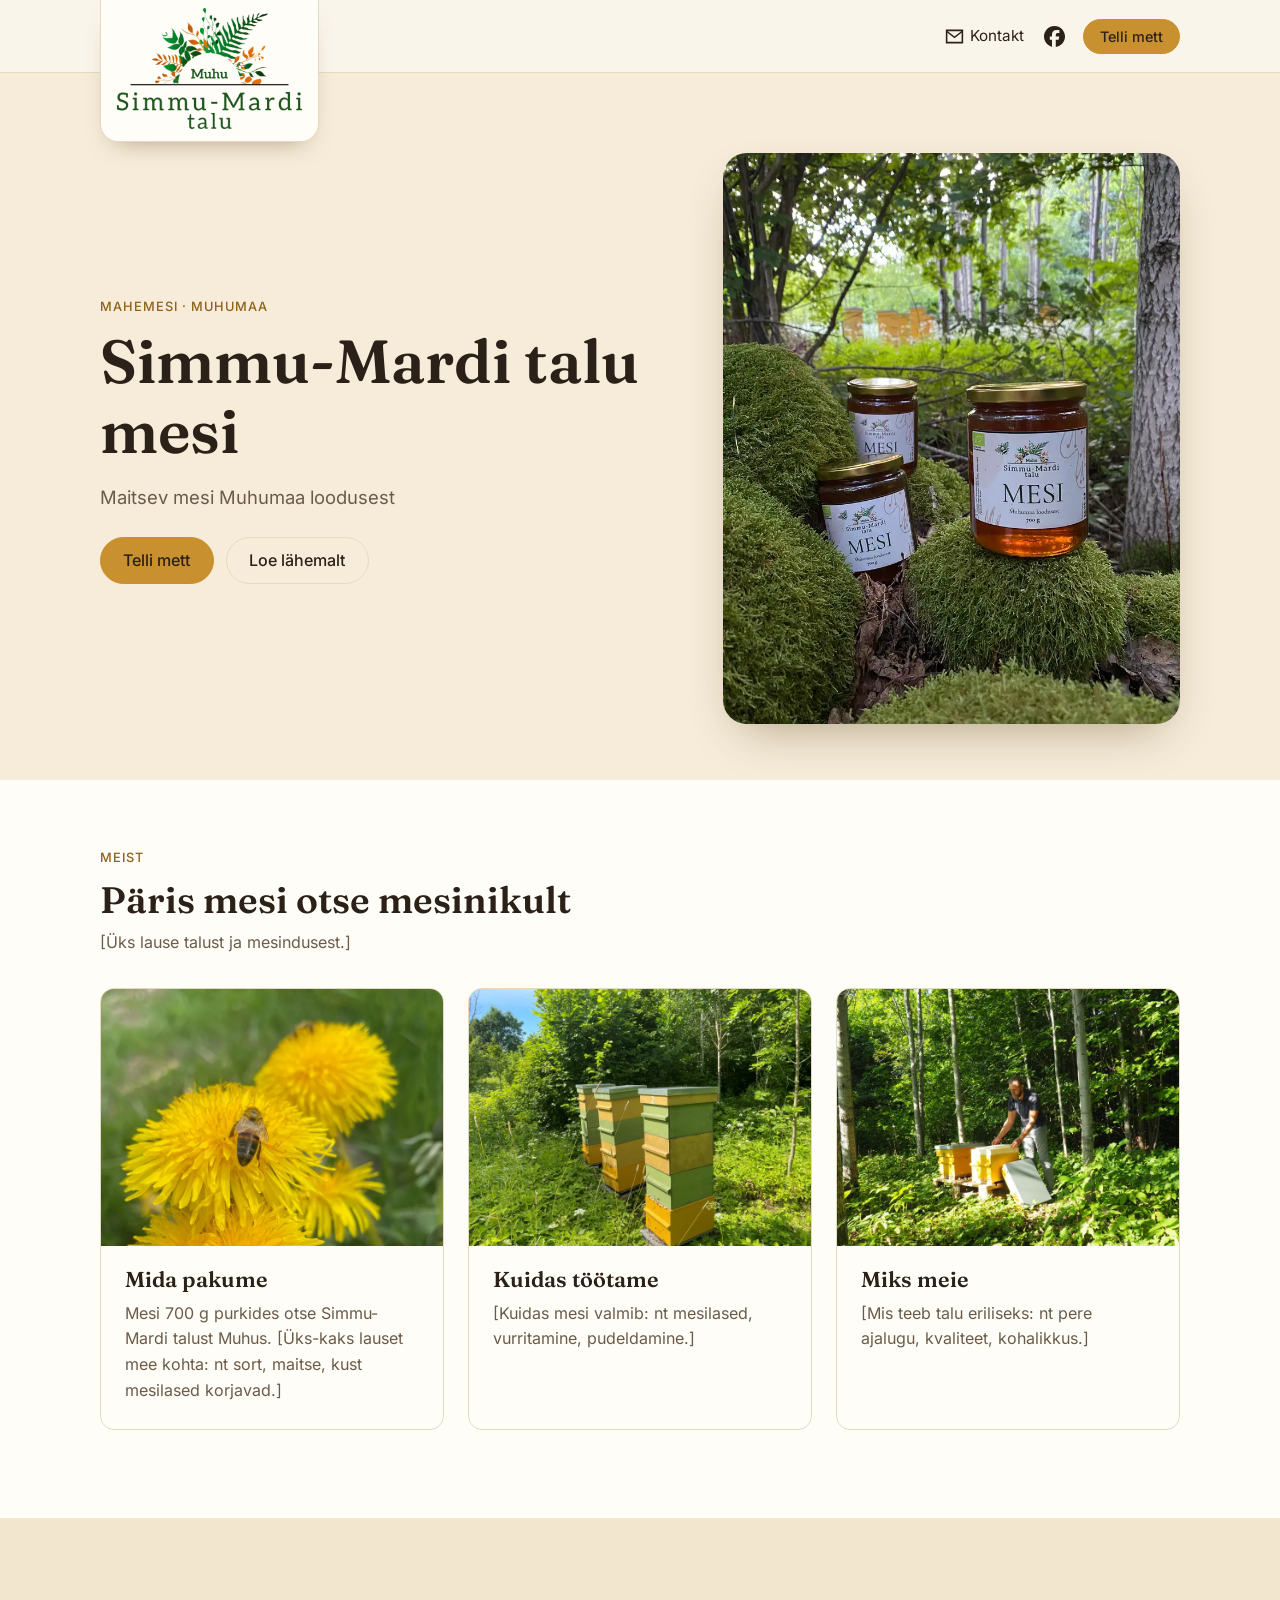
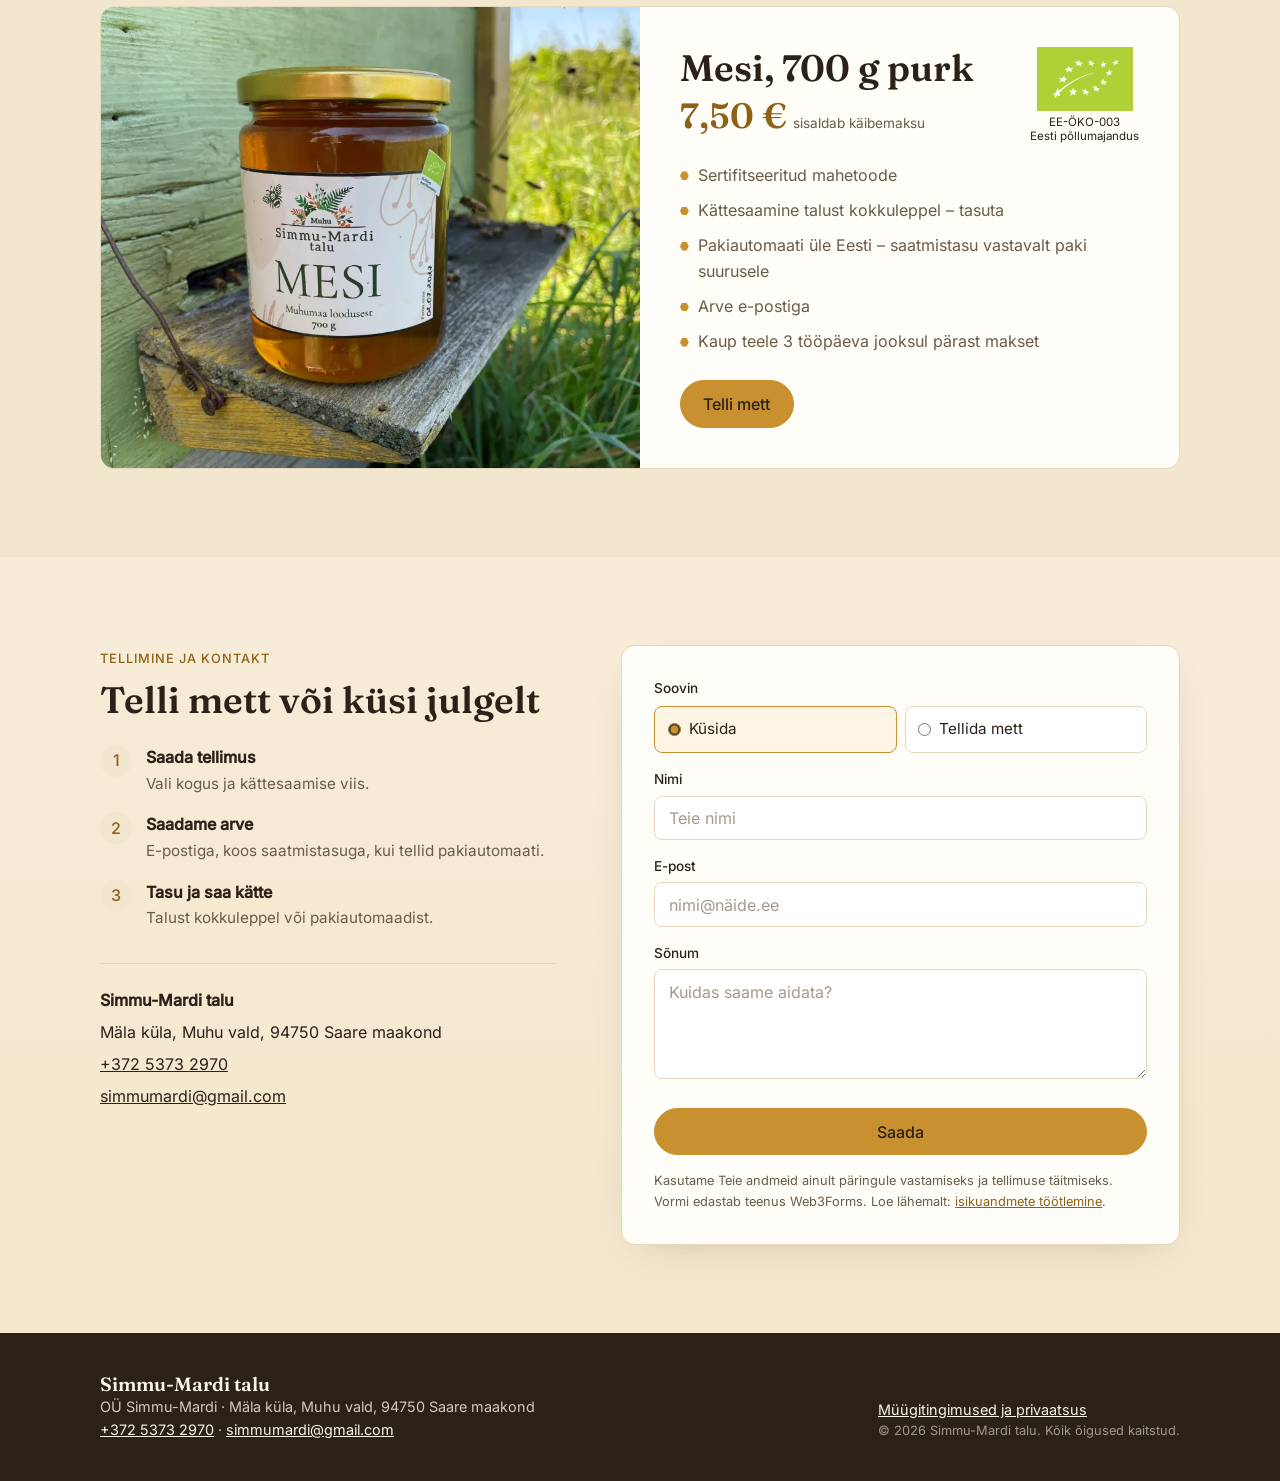
<file: index.html>
<!DOCTYPE html>
<html lang="et">
<head>
<!-- GENERATED FILE: edit index.template.html (layout) or tekstid.json (texts), then run "node build.js". Do not edit index.html directly. -->
<meta charset="UTF-8">
<meta name="viewport" content="width=device-width, initial-scale=1.0">
<!-- TEMPORARY until launch: remove this noindex when the site goes live on www.simmumardi.ee -->
<meta name="robots" content="noindex">
<!-- PLACEHOLDER metadata: replace [bracketed] texts; drop "placeholder-" images when real ones exist -->
<title>Simmu-Mardi talu – mahemesi Muhumaalt</title>
<meta name="description" content="[1–2 lauset: Simmu-Mardi talu sertifitseeritud mahemesi Muhumaalt, 700 g purk 7,50 €. Tellimine talust või pakiautomaati. Kuni ~155 tähemärki.]">
<link rel="canonical" href="https://www.simmumardi.ee/">

<meta property="og:type" content="website">
<meta property="og:locale" content="et_EE">
<meta property="og:site_name" content="Simmu-Mardi talu">
<meta property="og:title" content="Simmu-Mardi talu – mahemesi Muhumaalt">
<meta property="og:description" content="[Sama või lühem kui meta description.]">
<meta property="og:url" content="https://www.simmumardi.ee/">
<meta property="og:image" content="https://www.simmumardi.ee/assets/img/placeholder-og-image.png">
<meta property="og:image:width" content="1200">
<meta property="og:image:height" content="630">
<meta property="og:image:alt" content="Simmu-Mardi talu">

<link rel="icon" href="assets/img/placeholder-favicon.svg" type="image/svg+xml">
<link rel="apple-touch-icon" href="assets/img/placeholder-apple-touch-icon.png">
<meta name="theme-color" content="#faf5ea">

<link rel="preload" href="assets/fonts/inter-latin-400-normal.woff2" as="font" type="font/woff2" crossorigin>
<link rel="preload" href="assets/fonts/fraunces-latin-600-normal.woff2" as="font" type="font/woff2" crossorigin>

<script type="application/ld+json">
{
  "@context": "https://schema.org",
  "@type": "LocalBusiness",
  "name": "Simmu-Mardi talu",
  "url": "https://www.simmumardi.ee/",
  "logo": "https://www.simmumardi.ee/assets/img/placeholder-logo.svg",
  "image": "https://www.simmumardi.ee/assets/img/meepurk.webp",
  "description": "[1–2 lauset: Simmu-Mardi talu sertifitseeritud mahemesi Muhumaalt, 700 g purk 7,50 €. Tellimine talust või pakiautomaati. Kuni ~155 tähemärki.]",
  "legalName": "OÜ Simmu-Mardi",
  "taxID": "14913365",
  "vatID": "EE102304219",
  "email": "simmumardi@gmail.com",
  "telephone": "+37253732970",
  "address": {
    "@type": "PostalAddress",
    "streetAddress": "Simmu-Mardi talu, Mäla küla",
    "addressLocality": "Muhu vald",
    "addressRegion": "Saare maakond",
    "postalCode": "94750",
    "addressCountry": "EE"
  },
  "makesOffer": {
    "@type": "Offer",
    "price": "7.50",
    "priceCurrency": "EUR",
    "itemOffered": {
      "@type": "Product",
      "name": "Mesi, 700 g purk",
      "image": "https://www.simmumardi.ee/assets/img/meepurk.webp"
    }
  },
  "sameAs": ["https://www.facebook.com/p/Simmu-Mardi-talu-100068626570776/"]
}
</script>
<link rel="stylesheet" href="style.css?v=12">
</head>
<body>

<header class="site-header">
  <div class="wrap">
    <a class="brand" href="#top">
      <img class="logo" src="assets/img/logo-560.webp" alt="Simmu-Mardi talu" width="560" height="372">
    </a>
    <nav class="site-nav" aria-label="Kontakt ja sotsiaalmeedia">
      <a class="icon-link" href="mailto:simmumardi@gmail.com" title="simmumardi@gmail.com">
        <svg class="icon-line" viewBox="0 0 24 24" aria-hidden="true" focusable="false"><path d="M3 5h18v14H3z"/><path d="M3 6l9 7 9-7"/></svg>
        <span class="label">Kontakt</span>
      </a>
      <a class="icon-link" href="https://www.facebook.com/p/Simmu-Mardi-talu-100068626570776/">
        <svg class="icon-solid" viewBox="0 0 24 24" aria-hidden="true" focusable="false"><path d="M9.101 23.691v-7.98H6.627v-3.667h2.474v-1.58c0-4.085 1.848-5.978 5.858-5.978.401 0 .955.042 1.468.103a8.68 8.68 0 0 1 1.141.195v3.325a8.623 8.623 0 0 0-.653-.036 26.805 26.805 0 0 0-.733-.009c-.707 0-1.259.096-1.675.309a1.686 1.686 0 0 0-.679.622c-.258.42-.374.995-.374 1.752v1.297h3.919l-.386 2.103-.287 1.564h-3.246v8.245C19.396 23.238 24 18.179 24 12.044c0-6.627-5.373-12-12-12s-12 5.373-12 12c0 5.628 3.874 10.35 9.101 11.647Z"/></svg>
        <span class="visually-hidden">Simmu-Mardi talu Facebookis</span>
      </a>
      <a class="button small" href="#contact" data-order>Telli mett</a>
    </nav>
  </div>
</header>

<main id="top">
  <!-- Opening section -->
  <section class="hero">
    <div class="wrap">
      <div class="hero-text">
        <span class="eyebrow">Mahemesi · Muhumaa</span>
        <h1>Simmu-Mardi talu mesi</h1>
        <p class="lead">Maitsev mesi Muhumaa loodusest</p>
        <div class="hero-actions">
          <a class="button" href="#contact" data-order>Telli mett</a>
          <a class="button secondary" href="#meist">Loe lähemalt</a>
        </div>
      </div>
      <div class="hero-image">
        <img src="assets/img/taust-purgid-800.webp" srcset="assets/img/taust-purgid-800.webp 800w, assets/img/taust-purgid-1000.webp 1000w" sizes="(min-width: 900px) 470px, 92vw" alt="Kolm Simmu-Mardi talu mahemee purki samblal metsas, taamal mesitarud" width="800" height="1067" fetchpriority="high">
      </div>
    </div>
  </section>

  <!-- About: three cards side by side on desktop -->
  <section class="section" id="meist" aria-labelledby="meist-heading">
    <div class="wrap">
      <div class="section-head">
        <span class="eyebrow">Meist</span>
        <h2 id="meist-heading">Päris mesi otse mesinikult</h2>
        <p>[Üks lause talust ja mesindusest.]</p>
      </div>
      <div class="cards">
        <article class="card">
          <img class="card-img" src="assets/img/voilill-mesilane.webp" alt="Mesilane korjab õietolmu kollasel võililleõiel" width="800" height="600" loading="lazy">
          <div class="card-body">
            <h3>Mida pakume</h3>
            <p>Mesi 700 g purkides otse Simmu-Mardi talust Muhus. [Üks-kaks lauset mee kohta: nt sort, maitse, kust mesilased korjavad.]</p>
          </div>
        </article>
        <article class="card">
          <img class="card-img" src="assets/img/mesila.webp" alt="Kolm kollase-rohelise triibulist mesitaru mesilas, taustal lehtpuud" width="800" height="600" loading="lazy">
          <div class="card-body">
            <h3>Kuidas töötame</h3>
            <p>[Kuidas mesi valmib: nt mesilased, vurritamine, pudeldamine.]</p>
          </div>
        </article>
        <article class="card">
          <img class="card-img" src="assets/img/mesinik-tarude-juures.webp" alt="Mesinik kollaste mesitarude juures lehtmetsas" width="800" height="600" loading="lazy">
          <div class="card-body">
            <h3>Miks meie</h3>
            <p>[Mis teeb talu eriliseks: nt pere ajalugu, kvaliteet, kohalikkus.]</p>
          </div>
        </article>
      </div>
    </div>
  </section>

  <!-- Product -->
  <section class="section product" aria-labelledby="toode-heading">
    <div class="wrap">
      <div class="product-box">
        <img class="product-img" src="assets/img/meepurk.webp" alt="Simmu-Mardi talu mahemee 700 g purk mesitaru lennulaual, taustal lendavad mesilased" width="1000" height="750" loading="lazy">
        <div class="product-info">
          <div class="product-top">
            <div>
              <h2 id="toode-heading">Mesi, 700 g purk</h2>
              <p class="product-price">7,50 € <small>sisaldab käibemaksu</small></p>
            </div>
            <figure class="organic">
              <img src="assets/img/eu-organic-logo.jpg" alt="ELi mahepõllumajanduse logo" width="500" height="333">
              <figcaption><span>EE-ÖKO-003</span><span>Eesti põllumajandus</span></figcaption>
            </figure>
          </div>
          <ul class="product-list">
            <li>Sertifitseeritud mahetoode</li>
            <li>Kättesaamine talust kokkuleppel – tasuta</li>
            <li>Pakiautomaati üle Eesti – saatmistasu vastavalt paki suurusele</li>
            <li>Arve e-postiga</li>
            <li>Kaup teele 3 tööpäeva jooksul pärast makset</li>
          </ul>
          <a class="button" href="#contact" data-order>Telli mett</a>
        </div>
      </div>
    </div>
  </section>

  <!-- Order and contact -->
  <section class="section" id="contact" aria-labelledby="contact-heading">
    <div class="wrap contact-grid">
      <div>
        <span class="eyebrow">Tellimine ja kontakt</span>
        <h2 id="contact-heading">Telli mett või küsi julgelt</h2>
        <ol class="steps">
          <li><div><strong>Saada tellimus</strong><span>Vali kogus ja kättesaamise viis.</span></div></li>
          <li><div><strong>Saadame arve</strong><span>E-postiga, koos saatmistasuga, kui tellid pakiautomaati.</span></div></li>
          <li><div><strong>Tasu ja saa kätte</strong><span>Talust kokkuleppel või pakiautomaadist.</span></div></li>
        </ol>
        <address class="contact-details">
          <strong>Simmu-Mardi talu</strong>
          <span>Mäla küla, Muhu vald, 94750 Saare maakond</span>
          <a href="tel:+37253732970">+372 5373 2970</a>
          <a href="mailto:simmumardi@gmail.com">simmumardi@gmail.com</a>
        </address>
      </div>
      <div class="form-card">
        <form id="contact-form" action="https://api.web3forms.com/submit" method="POST">
          <input type="hidden" name="access_key" value="7dc63e33-1db3-48fc-9c2d-06ce0669c745">
          <input type="hidden" name="subject" value="Uus sõnum veebilehelt">
          <input type="hidden" name="from_name" value="Simmu-Mardi talu veebileht">
          <input type="checkbox" name="botcheck" style="display: none;" tabindex="-1" autocomplete="off">

          <fieldset class="choice">
            <legend>Soovin</legend>
            <div class="choice-options">
              <label><input type="radio" name="Tüüp" value="Küsimus" checked> Küsida</label>
              <label><input type="radio" name="Tüüp" value="Tellimus"> Tellida mett</label>
            </div>
          </fieldset>

          <!-- data-price: price per jar. Parcel locker fee depends on order size, so it is not added here -->
          <fieldset class="order-fields" id="order-fields" data-price="7.50">
            <label for="quantity">Kogus (700 g meepurki)</label>
            <input type="number" id="quantity" name="Kogus (700 g purki)" min="1" max="200" step="1" inputmode="numeric">
            <p class="hint">Hind 7,50 € / purk (sisaldab käibemaksu). <span id="order-total"></span></p>

            <fieldset class="choice delivery">
              <legend>Kättesaamine</legend>
              <div class="choice-options">
                <label><input type="radio" name="Kättesaamine" value="Talust" checked> Talust</label>
                <label><input type="radio" name="Kättesaamine" value="Pakiautomaati"> Pakiautomaati</label>
              </div>
            </fieldset>

            <fieldset class="parcel-fields" id="parcel-fields">
              <div>
                <label for="locker">Pakiautomaat</label>
                <input type="text" id="locker" name="Pakiautomaat" placeholder="Automaadi nimi või asukoht">
              </div>
              <div>
                <label for="phone">Telefon (paki teavituse jaoks)</label>
                <input type="tel" id="phone" name="Telefon" placeholder="+372" autocomplete="tel">
              </div>
            </fieldset>

            <label class="check">
              <input type="checkbox" id="terms" name="Müügitingimustega nõus" value="Jah">
              <span>Olen tutvunud <a href="muugitingimused.html" target="_blank">müügitingimustega</a> ja nõustun nendega.</span>
            </label>
          </fieldset>

          <div>
            <label for="name">Nimi</label>
            <input type="text" id="name" name="Nimi" placeholder="Teie nimi" autocomplete="name" required>
          </div>
          <div>
            <label for="email">E-post</label>
            <input type="email" id="email" name="email" placeholder="nimi@näide.ee" autocomplete="email" required>
          </div>
          <div>
            <label for="message">Sõnum</label>
            <textarea id="message" name="Sõnum" placeholder="Kuidas saame aidata?" required></textarea>
          </div>
          <button type="submit" class="button">Saada</button>
          <p class="form-status" id="form-status" role="status" aria-live="polite"></p>
          <p class="form-note">Kasutame Teie andmeid ainult päringule vastamiseks ja tellimuse täitmiseks. Vormi edastab teenus Web3Forms. Loe lähemalt: <a href="muugitingimused.html#privaatsus">isikuandmete töötlemine</a>.</p>
        </form>
      </div>
    </div>
  </section>
</main>

<footer class="site-footer">
  <div class="wrap">
    <div>
      <p class="company-name">Simmu-Mardi talu</p>
      <address>OÜ Simmu-Mardi · Mäla küla, Muhu vald, 94750 Saare maakond<br>
      <a href="tel:+37253732970">+372 5373 2970</a> · <a href="mailto:simmumardi@gmail.com">simmumardi@gmail.com</a></address>
    </div>
    <div>
      <p><a href="muugitingimused.html">Müügitingimused ja privaatsus</a></p>
      <p class="copy">&copy; <span id="year">2026</span> Simmu-Mardi talu. Kõik õigused kaitstud.</p>
    </div>
  </div>
</footer>

<script>
  document.getElementById('year').textContent = new Date().getFullYear();

  // Contact / order form. Without JS the form still posts normally and the order box stays visible.
  (function () {
    var form = document.getElementById('contact-form');
    var orderFields = document.getElementById('order-fields');
    var parcelFields = document.getElementById('parcel-fields');
    var quantity = document.getElementById('quantity');
    var locker = document.getElementById('locker');
    var phone = document.getElementById('phone');
    var terms = document.getElementById('terms');
    var message = document.getElementById('message');
    var total = document.getElementById('order-total');
    var status = document.getElementById('form-status');
    var button = form.querySelector('button[type="submit"]');
    var price = parseFloat(orderFields.dataset.price);

    function isOrder() {
      return form.querySelector('input[name="Tüüp"]:checked').value === 'Tellimus';
    }

    function isParcel() {
      return form.querySelector('input[name="Kättesaamine"]:checked').value === 'Pakiautomaati';
    }

    function euros(n) {
      return n.toFixed(2).replace('.', ',') + ' €';
    }

    // Returns e.g. "15,00 €" or "15,00 € + saatmistasu"; '' if no total
    function orderTotal() {
      var qty = parseInt(quantity.value, 10);
      if (!(price > 0 && qty > 0)) return '';
      return euros(price * qty) + (isParcel() ? " + saatmistasu" : '');
    }

    // Disabled fieldsets are not validated or sent, so a question never carries order fields
    function updateMode() {
      var order = isOrder();
      var parcel = order && isParcel();
      orderFields.hidden = !order;
      orderFields.disabled = !order;
      parcelFields.hidden = !parcel;
      parcelFields.disabled = !parcel;
      quantity.required = order;
      terms.required = order;
      locker.required = parcel;
      phone.required = parcel;
      message.required = !order;    // message is optional for orders
      message.placeholder = order
        ? "Soovi korral lisainfo, nt sobiv aeg talust kättesaamiseks (valikuline)"
        : "Kuidas saame aidata?";
      if (order && !quantity.value) quantity.value = 1;
      updateTotal();
    }

    function updateTotal() {
      var t = orderTotal();
      total.textContent = t
        ? "Kokku " + t + (isParcel() ? " (sõltub paki suurusest, märgime arvele)." : '.')
        : '';
    }

    form.addEventListener('change', function (e) {
      if (e.target.name === 'Tüüp' || e.target.name === 'Kättesaamine') updateMode();
    });
    quantity.addEventListener('input', updateTotal);
    updateMode();

    form.addEventListener('submit', function (e) {
      e.preventDefault();
      var data = Object.fromEntries(new FormData(form));
      var name = data['Nimi'];
      if (isOrder()) {
        data.subject = 'Tellimus: ' + data['Kogus (700 g purki)'] + ' × mesi 700 g, ' +
          (isParcel() ? 'pakiautomaat' : 'talust') + ' – ' + name;
        if (orderTotal()) data['Summa (orienteeruv)'] = orderTotal();
      } else {
        data.subject = 'Küsimus veebilehelt – ' + name;
      }

      button.disabled = true;
      status.className = 'form-status';
      status.textContent = "Saadan…";

      fetch(form.action, {
        method: 'POST',
        headers: { 'Content-Type': 'application/json', 'Accept': 'application/json' },
        body: JSON.stringify(data)
      })
        .then(function (response) {
          return response.json().then(function (json) {
            if (!response.ok || !json.success) throw new Error(json.message);
          });
        })
        .then(function () {
          var order = isOrder();
          status.className = 'form-status success';
          status.textContent = order
            ? "Aitäh! Tellimus on saadetud. Saadame arve e-postiga."
            : "Aitäh! Sõnum on saadetud. Vastame esimesel võimalusel.";
          form.reset();
          updateMode();
        })
        .catch(function () {
          status.className = 'form-status error';
          status.textContent = "Saatmine ebaõnnestus. Palun proovige uuesti või kirjutage meile otse e-postiga.";
        })
        .then(function () {
          button.disabled = false;
        });
    });
  })();
</script>
<script>
  // "Telli mett" buttons: jump to the form with "Tellida mett" already selected
  document.querySelectorAll('[data-order]').forEach(function (link) {
    link.addEventListener('click', function () {
      var radio = document.querySelector('input[name="Tüüp"][value="Tellimus"]');
      radio.checked = true;
      radio.dispatchEvent(new Event('change', { bubbles: true }));
    });
  });
</script>

</body>
</html>
</file>
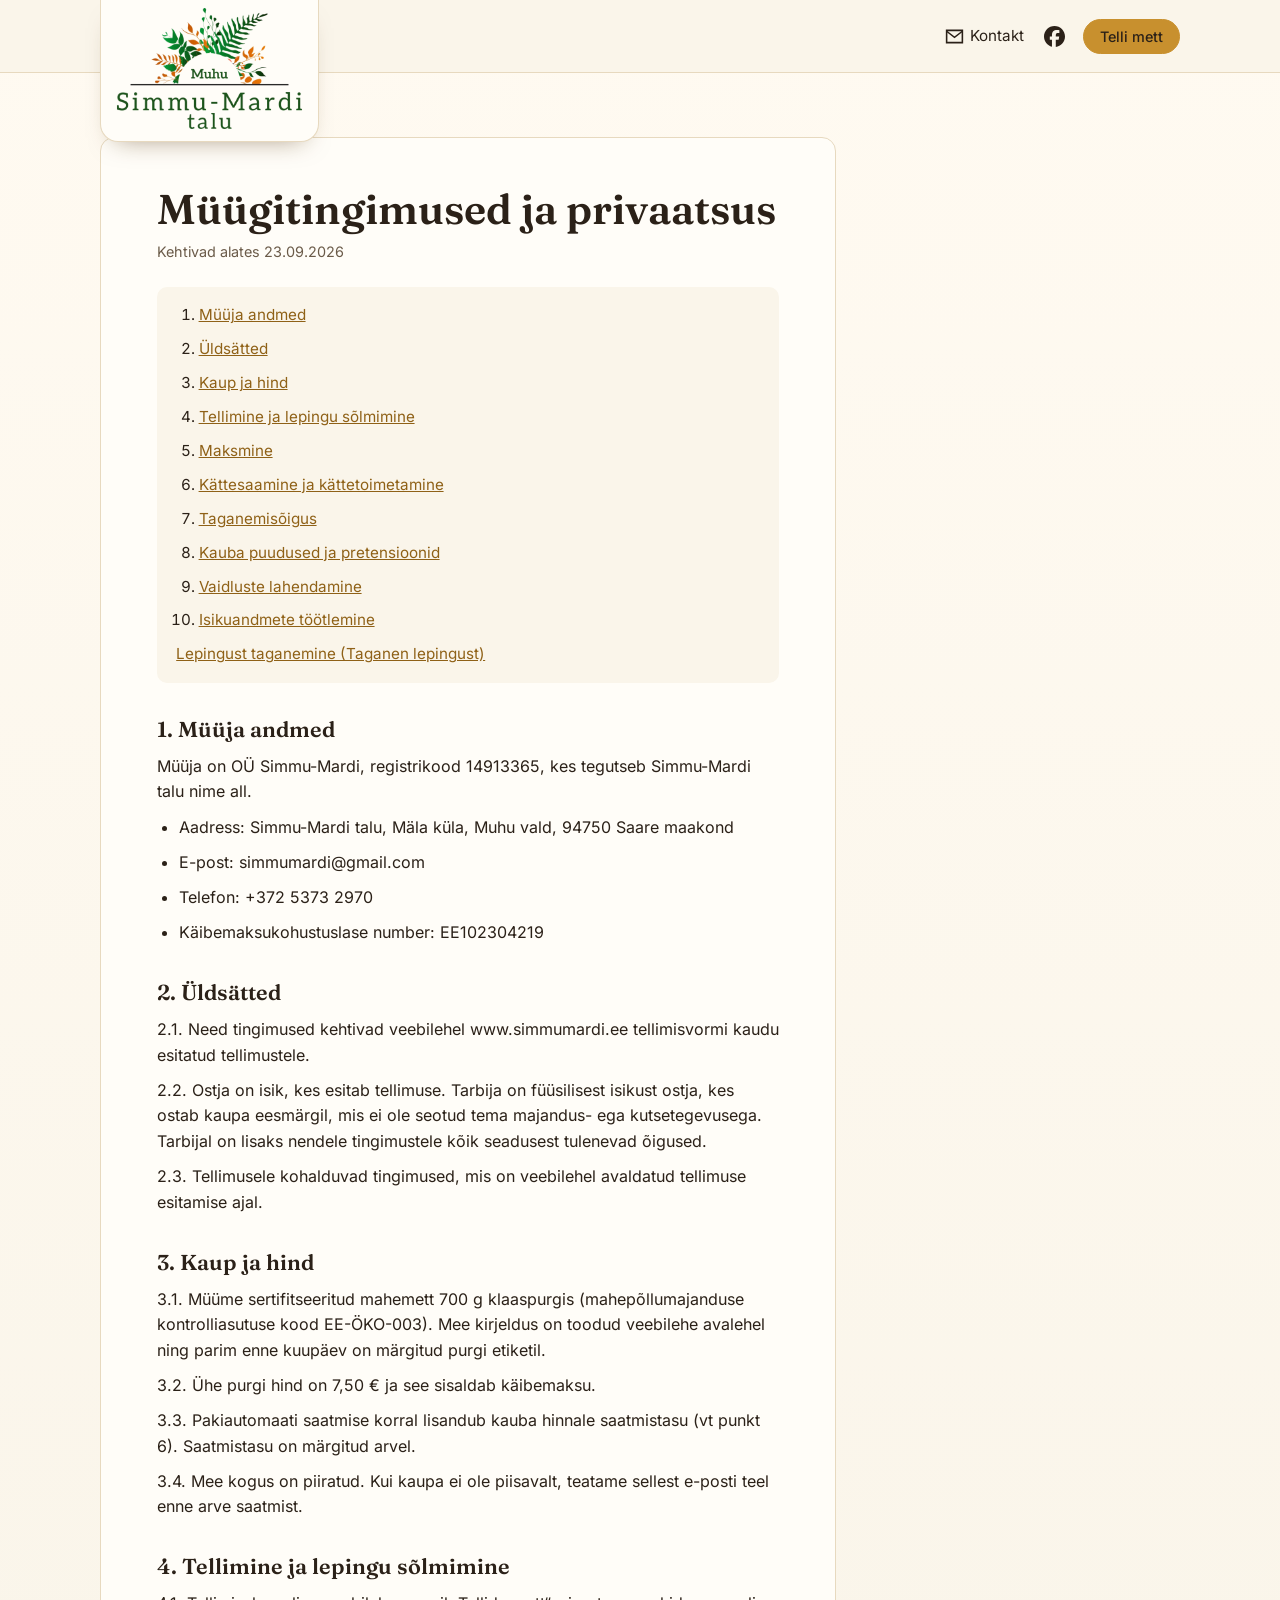
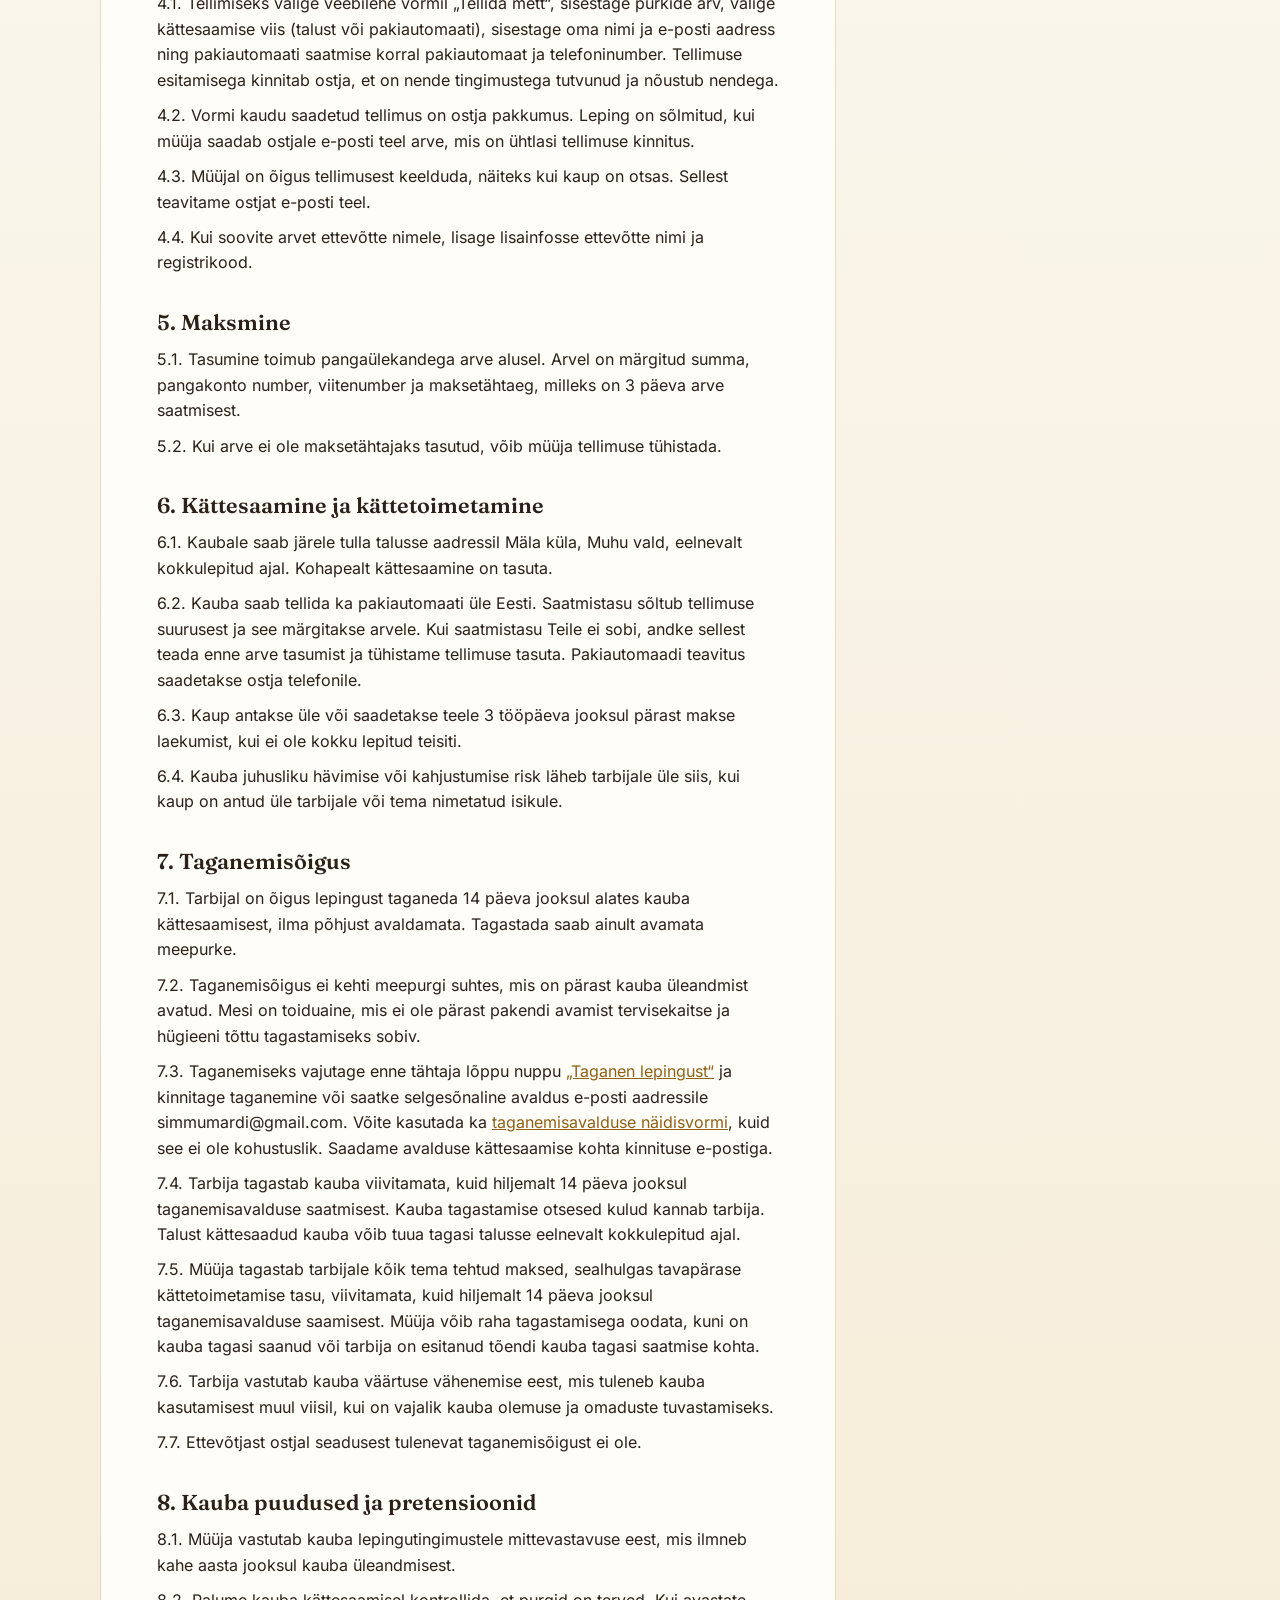
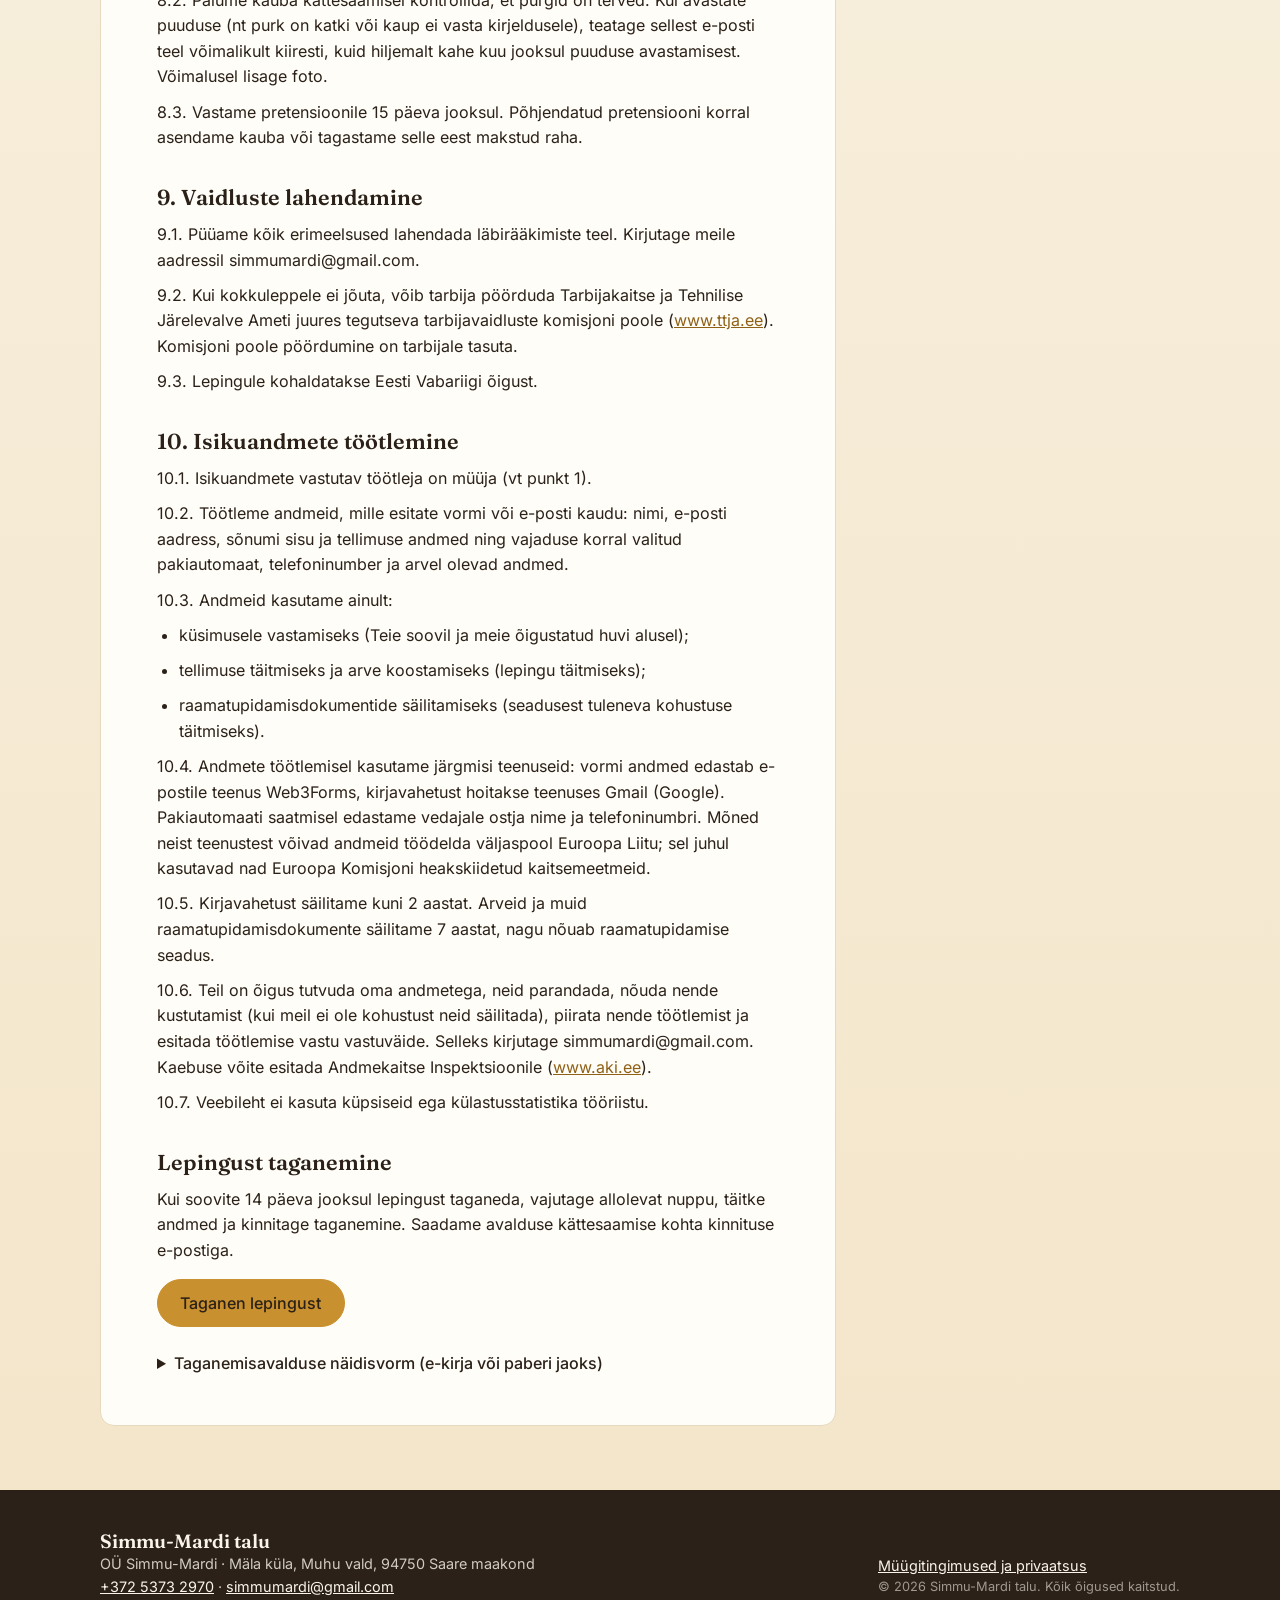
<file: muugitingimused.html>
<!DOCTYPE html>
<html lang="et">
<head>
<meta charset="UTF-8">
<meta name="viewport" content="width=device-width, initial-scale=1.0">
<!-- TEMPORARY until launch: remove this noindex when the site goes live on www.simmumardi.ee -->
<meta name="robots" content="noindex">
<!-- Have the final text checked before taking orders. -->
<title>Müügitingimused ja privaatsus – Simmu-Mardi talu</title>
<meta name="description" content="Simmu-Mardi talu mee tellimise, maksmise, kättesaamise ja tagastamise tingimused ning isikuandmete töötlemise põhimõtted.">
<link rel="canonical" href="https://www.simmumardi.ee/muugitingimused.html">
<link rel="icon" href="assets/img/placeholder-favicon.svg" type="image/svg+xml">
<link rel="apple-touch-icon" href="assets/img/placeholder-apple-touch-icon.png">
<meta name="theme-color" content="#faf5ea">
<link rel="stylesheet" href="style.css?v=12">
</head>
<body>


<header class="site-header">
  <div class="wrap">
    <a class="brand" href="index.html">
      <img class="logo" src="assets/img/logo-560.webp" alt="Simmu-Mardi talu" width="560" height="372">
    </a>
    <nav class="site-nav" aria-label="Kontakt ja sotsiaalmeedia">
      <a class="icon-link" href="mailto:simmumardi@gmail.com" title="simmumardi@gmail.com">
        <svg class="icon-line" viewBox="0 0 24 24" aria-hidden="true" focusable="false"><path d="M3 5h18v14H3z"/><path d="M3 6l9 7 9-7"/></svg>
        <span class="label">Kontakt</span>
      </a>
      <a class="icon-link" href="https://www.facebook.com/p/Simmu-Mardi-talu-100068626570776/">
        <svg class="icon-solid" viewBox="0 0 24 24" aria-hidden="true" focusable="false"><path d="M9.101 23.691v-7.98H6.627v-3.667h2.474v-1.58c0-4.085 1.848-5.978 5.858-5.978.401 0 .955.042 1.468.103a8.68 8.68 0 0 1 1.141.195v3.325a8.623 8.623 0 0 0-.653-.036 26.805 26.805 0 0 0-.733-.009c-.707 0-1.259.096-1.675.309a1.686 1.686 0 0 0-.679.622c-.258.42-.374.995-.374 1.752v1.297h3.919l-.386 2.103-.287 1.564h-3.246v8.245C19.396 23.238 24 18.179 24 12.044c0-6.627-5.373-12-12-12s-12 5.373-12 12c0 5.628 3.874 10.35 9.101 11.647Z"/></svg>
        <span class="visually-hidden">Simmu-Mardi talu Facebookis</span>
      </a>
      <a class="button small" href="index.html#contact">Telli mett</a>
    </nav>
  </div>
</header>

<main class="page">
  <div class="wrap">
  <article class="prose">
    <h1>Müügitingimused ja privaatsus</h1>
    <p class="updated">Kehtivad alates 23.09.2026</p>

    <nav class="toc" aria-label="Sisukord">
      <ol>
        <li><a href="#muuja">Müüja andmed</a></li>
        <li><a href="#uldsatted">Üldsätted</a></li>
        <li><a href="#kaup">Kaup ja hind</a></li>
        <li><a href="#tellimine">Tellimine ja lepingu sõlmimine</a></li>
        <li><a href="#maksmine">Maksmine</a></li>
        <li><a href="#kattesaamine">Kättesaamine ja kättetoimetamine</a></li>
        <li><a href="#taganemine">Taganemisõigus</a></li>
        <li><a href="#puudused">Kauba puudused ja pretensioonid</a></li>
        <li><a href="#vaidlused">Vaidluste lahendamine</a></li>
        <li><a href="#privaatsus">Isikuandmete töötlemine</a></li>
      </ol>
      <p><a href="#taganen">Lepingust taganemine (Taganen lepingust)</a></p>
    </nav>

    <h2 id="muuja">1. Müüja andmed</h2>
    <p>Müüja on OÜ Simmu-Mardi, registrikood 14913365, kes tegutseb Simmu-Mardi talu nime all.</p>
    <ul>
      <li>Aadress: Simmu-Mardi talu, Mäla küla, Muhu vald, 94750 Saare maakond</li>
      <li>E-post: simmumardi@gmail.com</li>
      <li>Telefon: +372 5373 2970</li>
      <li>Käibemaksukohustuslase number: EE102304219</li>
    </ul>

    <h2 id="uldsatted">2. Üldsätted</h2>
    <p>2.1. Need tingimused kehtivad veebilehel www.simmumardi.ee tellimisvormi kaudu esitatud tellimustele.</p>
    <p>2.2. Ostja on isik, kes esitab tellimuse. Tarbija on füüsilisest isikust ostja, kes ostab kaupa eesmärgil, mis ei ole seotud tema majandus- ega kutsetegevusega. Tarbijal on lisaks nendele tingimustele kõik seadusest tulenevad õigused.</p>
    <p>2.3. Tellimusele kohalduvad tingimused, mis on veebilehel avaldatud tellimuse esitamise ajal.</p>

    <h2 id="kaup">3. Kaup ja hind</h2>
    <p>3.1. Müüme sertifitseeritud mahemett 700 g klaaspurgis (mahepõllumajanduse kontrolliasutuse kood EE-ÖKO-003). Mee kirjeldus on toodud veebilehe avalehel ning parim enne kuupäev on märgitud purgi etiketil.</p>
    <p>3.2. Ühe purgi hind on 7,50 € ja see sisaldab käibemaksu.</p>
    <p>3.3. Pakiautomaati saatmise korral lisandub kauba hinnale saatmistasu (vt punkt 6). Saatmistasu on märgitud arvel.</p>
    <p>3.4. Mee kogus on piiratud. Kui kaupa ei ole piisavalt, teatame sellest e-posti teel enne arve saatmist.</p>

    <h2 id="tellimine">4. Tellimine ja lepingu sõlmimine</h2>
    <p>4.1. Tellimiseks valige veebilehe vormil „Tellida mett“, sisestage purkide arv, valige kättesaamise viis (talust või pakiautomaati), sisestage oma nimi ja e-posti aadress ning pakiautomaati saatmise korral pakiautomaat ja telefoninumber. Tellimuse esitamisega kinnitab ostja, et on nende tingimustega tutvunud ja nõustub nendega.</p>
    <p>4.2. Vormi kaudu saadetud tellimus on ostja pakkumus. Leping on sõlmitud, kui müüja saadab ostjale e-posti teel arve, mis on ühtlasi tellimuse kinnitus.</p>
    <p>4.3. Müüjal on õigus tellimusest keelduda, näiteks kui kaup on otsas. Sellest teavitame ostjat e-posti teel.</p>
    <p>4.4. Kui soovite arvet ettevõtte nimele, lisage lisainfosse ettevõtte nimi ja registrikood.</p>

    <h2 id="maksmine">5. Maksmine</h2>
    <p>5.1. Tasumine toimub pangaülekandega arve alusel. Arvel on märgitud summa, pangakonto number, viitenumber ja maksetähtaeg, milleks on 3 päeva arve saatmisest.</p>
    <p>5.2. Kui arve ei ole maksetähtajaks tasutud, võib müüja tellimuse tühistada.</p>

    <h2 id="kattesaamine">6. Kättesaamine ja kättetoimetamine</h2>
    <p>6.1. Kaubale saab järele tulla talusse aadressil Mäla küla, Muhu vald, eelnevalt kokkulepitud ajal. Kohapealt kättesaamine on tasuta.</p>
    <p>6.2. Kauba saab tellida ka pakiautomaati üle Eesti. Saatmistasu sõltub tellimuse suurusest ja see märgitakse arvele. Kui saatmistasu Teile ei sobi, andke sellest teada enne arve tasumist ja tühistame tellimuse tasuta. Pakiautomaadi teavitus saadetakse ostja telefonile.</p>
    <p>6.3. Kaup antakse üle või saadetakse teele 3 tööpäeva jooksul pärast makse laekumist, kui ei ole kokku lepitud teisiti.</p>
    <p>6.4. Kauba juhusliku hävimise või kahjustumise risk läheb tarbijale üle siis, kui kaup on antud üle tarbijale või tema nimetatud isikule.</p>

    <h2 id="taganemine">7. Taganemisõigus</h2>
    <p>7.1. Tarbijal on õigus lepingust taganeda 14 päeva jooksul alates kauba kättesaamisest, ilma põhjust avaldamata. Tagastada saab ainult avamata meepurke.</p>
    <p>7.2. Taganemisõigus ei kehti meepurgi suhtes, mis on pärast kauba üleandmist avatud. Mesi on toiduaine, mis ei ole pärast pakendi avamist tervisekaitse ja hügieeni tõttu tagastamiseks sobiv.</p>
    <p>7.3. Taganemiseks vajutage enne tähtaja lõppu nuppu <a href="#taganen">„Taganen lepingust“</a> ja kinnitage taganemine või saatke selgesõnaline avaldus e-posti aadressile simmumardi@gmail.com. Võite kasutada ka <a href="#taganen">taganemisavalduse näidisvormi</a>, kuid see ei ole kohustuslik. Saadame avalduse kättesaamise kohta kinnituse e-postiga.</p>
    <p>7.4. Tarbija tagastab kauba viivitamata, kuid hiljemalt 14 päeva jooksul taganemisavalduse saatmisest. Kauba tagastamise otsesed kulud kannab tarbija. Talust kättesaadud kauba võib tuua tagasi talusse eelnevalt kokkulepitud ajal.</p>
    <p>7.5. Müüja tagastab tarbijale kõik tema tehtud maksed, sealhulgas tavapärase kättetoimetamise tasu, viivitamata, kuid hiljemalt 14 päeva jooksul taganemisavalduse saamisest. Müüja võib raha tagastamisega oodata, kuni on kauba tagasi saanud või tarbija on esitanud tõendi kauba tagasi saatmise kohta.</p>
    <p>7.6. Tarbija vastutab kauba väärtuse vähenemise eest, mis tuleneb kauba kasutamisest muul viisil, kui on vajalik kauba olemuse ja omaduste tuvastamiseks.</p>
    <p>7.7. Ettevõtjast ostjal seadusest tulenevat taganemisõigust ei ole.</p>

    <h2 id="puudused">8. Kauba puudused ja pretensioonid</h2>
    <p>8.1. Müüja vastutab kauba lepingutingimustele mittevastavuse eest, mis ilmneb kahe aasta jooksul kauba üleandmisest.</p>
    <p>8.2. Palume kauba kättesaamisel kontrollida, et purgid on terved. Kui avastate puuduse (nt purk on katki või kaup ei vasta kirjeldusele), teatage sellest e-posti teel võimalikult kiiresti, kuid hiljemalt kahe kuu jooksul puuduse avastamisest. Võimalusel lisage foto.</p>
    <p>8.3. Vastame pretensioonile 15 päeva jooksul. Põhjendatud pretensiooni korral asendame kauba või tagastame selle eest makstud raha.</p>

    <h2 id="vaidlused">9. Vaidluste lahendamine</h2>
    <p>9.1. Püüame kõik erimeelsused lahendada läbirääkimiste teel. Kirjutage meile aadressil simmumardi@gmail.com.</p>
    <p>9.2. Kui kokkuleppele ei jõuta, võib tarbija pöörduda Tarbijakaitse ja Tehnilise Järelevalve Ameti juures tegutseva tarbijavaidluste komisjoni poole (<a href="https://www.ttja.ee">www.ttja.ee</a>). Komisjoni poole pöördumine on tarbijale tasuta.</p>
    <p>9.3. Lepingule kohaldatakse Eesti Vabariigi õigust.</p>

    <h2 id="privaatsus">10. Isikuandmete töötlemine</h2>
    <p>10.1. Isikuandmete vastutav töötleja on müüja (vt punkt 1).</p>
    <p>10.2. Töötleme andmeid, mille esitate vormi või e-posti kaudu: nimi, e-posti aadress, sõnumi sisu ja tellimuse andmed ning vajaduse korral valitud pakiautomaat, telefoninumber ja arvel olevad andmed.</p>
    <p>10.3. Andmeid kasutame ainult:</p>
    <ul>
      <li>küsimusele vastamiseks (Teie soovil ja meie õigustatud huvi alusel);</li>
      <li>tellimuse täitmiseks ja arve koostamiseks (lepingu täitmiseks);</li>
      <li>raamatupidamisdokumentide säilitamiseks (seadusest tuleneva kohustuse täitmiseks).</li>
    </ul>
    <p>10.4. Andmete töötlemisel kasutame järgmisi teenuseid: vormi andmed edastab e-postile teenus Web3Forms, kirjavahetust hoitakse teenuses Gmail (Google). Pakiautomaati saatmisel edastame vedajale ostja nime ja telefoninumbri. Mõned neist teenustest võivad andmeid töödelda väljaspool Euroopa Liitu; sel juhul kasutavad nad Euroopa Komisjoni heakskiidetud kaitsemeetmeid.</p>
    <p>10.5. Kirjavahetust säilitame kuni 2 aastat. Arveid ja muid raamatupidamisdokumente säilitame 7 aastat, nagu nõuab raamatupidamise seadus.</p>
    <p>10.6. Teil on õigus tutvuda oma andmetega, neid parandada, nõuda nende kustutamist (kui meil ei ole kohustust neid säilitada), piirata nende töötlemist ja esitada töötlemise vastu vastuväide. Selleks kirjutage simmumardi@gmail.com. Kaebuse võite esitada Andmekaitse Inspektsioonile (<a href="https://www.aki.ee">www.aki.ee</a>).</p>
    <p>10.7. Veebileht ei kasuta küpsiseid ega külastusstatistika tööriistu.</p>

    <h2 id="taganen">Lepingust taganemine</h2>
    <p>Kui soovite 14 päeva jooksul lepingust taganeda, vajutage allolevat nuppu, täitke andmed ja kinnitage taganemine. Saadame avalduse kättesaamise kohta kinnituse e-postiga.</p>

    <button type="button" class="button" id="withdraw-open" aria-controls="withdraw-form" aria-expanded="false">Taganen lepingust</button>

    <!-- Withdrawal button (VÕS, in force since 01.09.2026): button -> form -> "Kinnitan taganemise".
         Sent via Web3Forms to the same Gmail as orders; reply to the customer to confirm receipt. -->
    <form class="withdraw-form" id="withdraw-form" action="https://api.web3forms.com/submit" method="POST">
      <input type="hidden" name="access_key" value="7dc63e33-1db3-48fc-9c2d-06ce0669c745">
      <input type="hidden" name="subject" value="Taganemisavaldus veebilehelt">
      <input type="hidden" name="from_name" value="Simmu-Mardi talu veebileht">
      <input type="checkbox" name="botcheck" style="display: none;" tabindex="-1" autocomplete="off">

      <div>
        <label for="w-name">Nimi</label>
        <input type="text" id="w-name" name="Nimi" autocomplete="name" required>
      </div>
      <div>
        <label for="w-email">E-post</label>
        <input type="email" id="w-email" name="email" autocomplete="email" required>
      </div>
      <div>
        <label for="w-order">Tellimuse või arve kuupäev / number</label>
        <input type="text" id="w-order" name="Tellimus / arve" required>
      </div>
      <div>
        <label for="w-goods">Tagastatav kaup</label>
        <input type="text" id="w-goods" name="Tagastatav kaup" placeholder="nt 2 purki mett (700 g)" required>
      </div>
      <div>
        <label for="w-message">Lisainfo (valikuline)</label>
        <textarea id="w-message" name="Lisainfo"></textarea>
      </div>
      <button type="submit">Kinnitan taganemise</button>
      <p class="form-status" id="withdraw-status" role="status" aria-live="polite"></p>
    </form>

    <details class="model-form">
      <summary>Taganemisavalduse näidisvorm (e-kirja või paberi jaoks)</summary>
      <div class="form-template">
        <p>Kellele: OÜ Simmu-Mardi, Simmu-Mardi talu, Mäla küla, Muhu vald, 94750 Saare maakond, simmumardi@gmail.com</p>
        <p>Käesolevaga teatan, et taganen lepingust järgmise kauba ostmiseks: ……………………</p>
        <p>Tellimise kuupäev / kättesaamise kuupäev: ……………………</p>
        <p>Tarbija nimi: ……………………</p>
        <p>Tarbija aadress: ……………………</p>
        <p>Tarbija allkiri (ainult paberil esitamise korral): ……………………</p>
        <p>Kuupäev: ……………………</p>
      </div>
    </details>
  </article>
  </div>
</main>

<footer class="site-footer">
  <div class="wrap">
    <div>
      <p class="company-name">Simmu-Mardi talu</p>
      <address>OÜ Simmu-Mardi · Mäla küla, Muhu vald, 94750 Saare maakond<br>
      <a href="tel:+37253732970">+372 5373 2970</a> · <a href="mailto:simmumardi@gmail.com">simmumardi@gmail.com</a></address>
    </div>
    <div>
      <p><a href="muugitingimused.html">Müügitingimused ja privaatsus</a></p>
      <p class="copy">&copy; <span id="year">2026</span> Simmu-Mardi talu. Kõik õigused kaitstud.</p>
    </div>
  </div>
</footer>

<script>
  document.getElementById('year').textContent = new Date().getFullYear();

  // Withdrawal: "Taganen lepingust" reveals the form, "Kinnitan taganemise" sends it.
  // Without JS the form is simply visible and posts normally.
  (function () {
    var open = document.getElementById('withdraw-open');
    var form = document.getElementById('withdraw-form');
    var status = document.getElementById('withdraw-status');
    var button = form.querySelector('button[type="submit"]');

    form.hidden = true;
    open.addEventListener('click', function () {
      form.hidden = false;
      open.setAttribute('aria-expanded', 'true');
      document.getElementById('w-name').focus();
    });

    form.addEventListener('submit', function (e) {
      e.preventDefault();
      var data = Object.fromEntries(new FormData(form));
      data.subject = 'Taganemisavaldus – ' + data['Nimi'];

      button.disabled = true;
      status.className = 'form-status';
      status.textContent = 'Saadan…';

      fetch(form.action, {
        method: 'POST',
        headers: { 'Content-Type': 'application/json', 'Accept': 'application/json' },
        body: JSON.stringify(data)
      })
        .then(function (response) {
          return response.json().then(function (json) {
            if (!response.ok || !json.success) throw new Error(json.message);
          });
        })
        .then(function () {
          status.className = 'form-status success';
          status.textContent = 'Taganemisavaldus on saadetud ' + new Date().toLocaleDateString('et-EE') +
            '. Saadame kinnituse e-postiga.';
          form.reset();
        })
        .catch(function () {
          status.className = 'form-status error';
          status.textContent = 'Saatmine ebaõnnestus. Palun proovige uuesti või saatke avaldus e-postiga simmumardi@gmail.com.';
        })
        .then(function () {
          button.disabled = false;
        });
    });
  })();
</script>

</body>
</html>
</file>
<file: style.css>
/* Simmu-Mardi talu – shared styles for index.html and muugitingimused.html (light warm theme) */

/* Self-hosted fonts (SIL OFL, licences in assets/fonts/) */
@font-face {
  font-family: 'Inter';
  font-weight: 400;
  font-display: swap;
  src: url('assets/fonts/inter-latin-400-normal.woff2') format('woff2');
  unicode-range: U+0000-00FF,U+0131,U+0152-0153,U+02BB-02BC,U+02C6,U+02DA,U+02DC,U+0304,U+0308,U+0329,U+2000-206F,U+20AC,U+2122,U+2191,U+2193,U+2212,U+2215,U+FEFF,U+FFFD;
}
@font-face {
  font-family: 'Inter';
  font-weight: 400;
  font-display: swap;
  src: url('assets/fonts/inter-latin-ext-400-normal.woff2') format('woff2');
  unicode-range: U+0100-02BA,U+02BD-02C5,U+02C7-02CC,U+02CE-02D7,U+02DD-02FF,U+0304,U+0308,U+0329,U+1D00-1DBF,U+1E00-1E9F,U+1EF2-1EFF,U+2020,U+20A0-20AB,U+20AD-20C0,U+2113,U+2C60-2C7F,U+A720-A7FF;
}
@font-face {
  font-family: 'Inter';
  font-weight: 500;
  font-display: swap;
  src: url('assets/fonts/inter-latin-500-normal.woff2') format('woff2');
  unicode-range: U+0000-00FF,U+0131,U+0152-0153,U+02BB-02BC,U+02C6,U+02DA,U+02DC,U+0304,U+0308,U+0329,U+2000-206F,U+20AC,U+2122,U+2191,U+2193,U+2212,U+2215,U+FEFF,U+FFFD;
}
@font-face {
  font-family: 'Inter';
  font-weight: 500;
  font-display: swap;
  src: url('assets/fonts/inter-latin-ext-500-normal.woff2') format('woff2');
  unicode-range: U+0100-02BA,U+02BD-02C5,U+02C7-02CC,U+02CE-02D7,U+02DD-02FF,U+0304,U+0308,U+0329,U+1D00-1DBF,U+1E00-1E9F,U+1EF2-1EFF,U+2020,U+20A0-20AB,U+20AD-20C0,U+2113,U+2C60-2C7F,U+A720-A7FF;
}
@font-face {
  font-family: 'Fraunces';
  font-weight: 600;
  font-display: swap;
  src: url('assets/fonts/fraunces-latin-600-normal.woff2') format('woff2');
  unicode-range: U+0000-00FF,U+0131,U+0152-0153,U+02BB-02BC,U+02C6,U+02DA,U+02DC,U+0304,U+0308,U+0329,U+2000-206F,U+20AC,U+2122,U+2191,U+2193,U+2212,U+2215,U+FEFF,U+FFFD;
}
@font-face {
  font-family: 'Fraunces';
  font-weight: 600;
  font-display: swap;
  src: url('assets/fonts/fraunces-latin-ext-600-normal.woff2') format('woff2');
  unicode-range: U+0100-02BA,U+02BD-02C5,U+02C7-02CC,U+02CE-02D7,U+02DD-02FF,U+0304,U+0308,U+0329,U+1D00-1DBF,U+1E00-1E9F,U+1EF2-1EFF,U+2020,U+20A0-20AB,U+20AD-20C0,U+2113,U+2C60-2C7F,U+A720-A7FF;
}

:root {
  --cream: #faf5ea;
  --paper: #fffdf8;
  --sand: #f2e6cf;
  --ink: #2b2118;
  --muted: #6b5b49;
  --honey: #c8902e;
  --honey-dark: #8f6117;
  --line: #e7d9bf;
  --radius: 14px;
  --header-h: 72px;
  --wrap: 1120px;
}

* { box-sizing: border-box; margin: 0; padding: 0; }

html { scroll-behavior: smooth; }

@media (prefers-reduced-motion: reduce) {
  html { scroll-behavior: auto; }
}

body {
  font-family: 'Inter', sans-serif;
  color: var(--ink);
  /* slight gradient over the whole page: lighter cream at the top, warmer sand towards the bottom */
  background: var(--cream) linear-gradient(180deg, #fffaf1 0%, var(--cream) 35%, #f3e5c9 100%);
  line-height: 1.6;
}

h1, h2, h3, .company-name {
  font-family: 'Fraunces', serif;
  font-weight: 600;
  line-height: 1.15;
}

a { color: var(--honey-dark); }

img { display: block; max-width: 100%; }

[hidden] { display: none !important; }

.visually-hidden {
  position: absolute;
  width: 1px;
  height: 1px;
  overflow: hidden;
  clip: rect(0 0 0 0);
  white-space: nowrap;
}

.wrap {
  width: 100%;
  max-width: var(--wrap);
  margin: 0 auto;
  padding: 0 1.25rem;
}

.section {
  padding: 4rem 0;
}

.section-head {
  max-width: 40rem;
  margin-bottom: 2rem;
}

.eyebrow {
  display: inline-block;
  font-size: 0.8rem;
  font-weight: 500;
  letter-spacing: 0.08em;
  text-transform: uppercase;
  color: var(--honey-dark);
  margin-bottom: 0.6rem;
}

.section h2 {
  font-size: clamp(1.7rem, 3vw, 2.3rem);
  margin-bottom: 0.6rem;
}

.section-head p {
  color: var(--muted);
}

/* Buttons */
.button {
  display: inline-flex;
  align-items: center;
  justify-content: center;
  gap: 0.5rem;
  padding: 0.8rem 1.4rem;
  border-radius: 999px;
  border: 1.5px solid var(--honey);
  background: var(--honey);
  color: var(--ink); /* dark text on honey: contrast 5.7:1 (white was only 2.7:1) */
  font: 500 1rem 'Inter', sans-serif;
  text-decoration: none;
  cursor: pointer;
  transition: background 0.15s, border-color 0.15s, color 0.15s;
}

.button:hover { background: var(--honey-dark); border-color: var(--honey-dark); color: #fff; } /* white on dark honey: 5.4:1 */

.button.secondary {
  background: transparent;
  color: var(--ink);
  border-color: var(--line);
}

.button.secondary:hover { border-color: var(--honey); background: transparent; color: var(--ink); }

.button.small { padding: 0.5rem 1rem; font-size: 0.9rem; }

:focus-visible {
  outline: 2px solid var(--honey-dark);
  outline-offset: 2px;
}

/* Header: scrolls away with the page on all screens. The logo hangs below the bar as a cream tag */
.site-header {
  background: rgba(250, 245, 234, 0.92);
  backdrop-filter: blur(8px);
  -webkit-backdrop-filter: blur(8px);
  border-bottom: 1px solid var(--line);
  position: relative;
  z-index: 10;
}

.site-header .wrap {
  display: flex;
  align-items: center;
  position: relative;
  justify-content: flex-end; /* the logo tag is positioned on the left, see .brand */
  gap: 1rem;
  min-height: 64px;
}

.brand {
  display: flex;
  align-items: center;
  gap: 0.6rem;
  color: var(--ink);
  text-decoration: none;
  min-width: 0;
  /* hanging tag: starts at the top edge of the bar and reaches below it */
  position: absolute;
  top: 0;
  left: 1.25rem;
  padding: 0.4rem 0.9rem 0.6rem;
  background: var(--paper);
  border: 1px solid var(--line);
  border-top: 0;
  border-radius: 0 0 18px 18px;
  box-shadow: 0 12px 26px -16px rgba(80, 50, 10, 0.55);
}

.brand svg { width: 38px; height: 38px; flex-shrink: 0; }

/* Farm logo (contains the farm name) on the hanging tag */
.brand .logo { height: 101px; width: auto; flex-shrink: 0; }

.company-name { font-size: 1.2rem; }

.site-nav {
  display: flex;
  align-items: center;
  gap: 0.3rem;
  flex-shrink: 0;
}

.site-nav .icon-link {
  display: flex;
  align-items: center;
  gap: 0.35rem;
  padding: 0.45rem;
  color: var(--ink);
  text-decoration: none;
  font-size: 0.95rem;
}

.site-nav .icon-link:hover { color: var(--honey-dark); }

.site-nav svg { width: 21px; height: 21px; }
.icon-line { fill: none; stroke: currentColor; stroke-width: 1.8; }
.icon-solid { fill: currentColor; }

.site-nav .button { margin-left: 0.4rem; }

@media (max-width: 599px) {
  .site-nav .label { position: absolute; width: 1px; height: 1px; overflow: hidden; clip: rect(0 0 0 0); white-space: nowrap; }
}

/* Small phones: the opening section already has a "Telli mett" button */
@media (max-width: 479px) {
  .site-nav .button { display: none; }
}

@media (max-width: 379px) {
  .company-name { font-size: 1.05rem; }
  .brand svg { width: 32px; height: 32px; }
  .brand .logo { height: 87px; }
  .site-nav .button { padding: 0.45rem 0.8rem; }
}

/* Hero */
.hero {
  padding: 4rem 0 2.5rem; /* room under the hanging logo tag; tighter towards "Meist" */
  background: #f6ecd9; /* warm cream band, so it stands apart from the light "Meist" band below */
}

.hero .wrap {
  display: grid;
  gap: 2.5rem;
  align-items: center;
}

.hero h1 {
  font-size: clamp(2.3rem, 6vw, 3.8rem);
  margin-bottom: 1rem;
}

.hero .lead {
  font-size: 1.15rem;
  color: var(--muted);
  max-width: 34rem;
  margin-bottom: 1.5rem;
}

.price-tag {
  display: inline-flex;
  align-items: baseline;
  gap: 0.6rem;
  padding: 0.5rem 1rem;
  background: var(--sand);
  border-radius: 999px;
  margin-bottom: 1.5rem;
  font-size: 0.95rem;
}

.price-tag strong {
  font-family: 'Fraunces', serif;
  font-size: 1.25rem;
}

.hero-actions {
  display: flex;
  flex-wrap: wrap;
  gap: 0.75rem;
}

.hero-image img {
  height: auto;
  width: 100%;
  aspect-ratio: 4 / 3;
  object-fit: cover;
  object-position: 50% 45%; /* keeps the hives and the jars in view */
  border-radius: 24px;
  box-shadow: 0 20px 50px -20px rgba(80, 50, 10, 0.45);
}

/* Photo placeholders (warm tones) */
.ph {
  display: flex;
  align-items: center;
  justify-content: center;
  aspect-ratio: 4 / 3;
  background: linear-gradient(135deg, #ecd9b3, #d8b16c);
  color: rgba(43, 33, 24, 0.6);
  font-size: 0.9rem;
  text-align: center;
  padding: 1rem;
}

/* EU organic logo: code number and origin directly underneath, on two lines (Reg. (EU) 2018/848) */
.hero-meta {
  display: flex;
  flex-wrap: wrap;
  align-items: center;
  gap: 1rem 1.25rem;
  margin-bottom: 1.5rem;
}

.hero-meta .price-tag { margin-bottom: 0; }

.organic {
  display: inline-flex;
  flex-direction: column;
  align-items: center;
  gap: 0.25rem;
  flex-shrink: 0;
}

.organic img {
  width: 96px;
  height: auto;
}

.organic figcaption {
  font-size: 0.72rem;
  line-height: 1.25;
  text-align: center;
  color: var(--ink);
}

.organic figcaption span { display: block; }

.organic-small img { width: 72px; }
.organic-small figcaption { font-size: 0.62rem; }

/* About cards */
.cards {
  display: grid;
  gap: 1.5rem;
}

.card {
  background: var(--paper);
  border: 1px solid var(--line);
  border-radius: var(--radius);
  overflow: hidden;
}

.card-img {
  width: 100%;
  height: auto;
  aspect-ratio: 4 / 3;
  object-fit: cover;
}

.card-body { padding: 1.4rem 1.5rem 1.6rem; }

.card h3 {
  font-size: 1.35rem;
  margin-bottom: 0.5rem;
}

.card p { color: var(--muted); }

/* Product */
/* "Meist" gets its own light band, so it stands apart from the opening section above and the sand product band below */
#meist {
  background: var(--paper);
  padding-top: 3rem;
}

.product {
  background: var(--sand);
}

.product-box {
  display: grid;
  background: var(--paper);
  border-radius: var(--radius);
  overflow: hidden;
  border: 1px solid var(--line);
}

.product-img {
  width: 100%;
  height: auto;
  aspect-ratio: 4 / 3;
  object-fit: cover;
  object-position: 40% center;
}

.product-info { padding: 2rem 1.5rem; }

.product-info h2 { margin-bottom: 0.3rem; }

.product-top {
  display: flex;
  justify-content: space-between;
  align-items: flex-start;
  gap: 1rem;
}

.product-price {
  font-family: 'Fraunces', serif;
  font-size: 2.2rem;
  font-weight: 600;
  color: var(--honey-dark);
  line-height: 1.25;
  margin-bottom: 0.2rem;
  /* price and VAT note side by side; when the note wraps (phones) it sits tight under the price */
  display: flex;
  flex-wrap: wrap;
  align-items: baseline;
  column-gap: 0.4rem;
}

.product-price small {
  font-family: 'Inter', sans-serif;
  font-size: 0.85rem;
  font-weight: 400;
  color: var(--muted);
  white-space: nowrap;
  line-height: 1.3;
}

.product-list {
  list-style: none;
  margin: 1.2rem 0 1.6rem;
  display: grid;
  gap: 0.6rem;
}

.product-list li {
  display: flex;
  gap: 0.6rem;
  color: var(--muted);
}

.product-list li::before {
  content: '';
  flex-shrink: 0;
  width: 0.55rem;
  height: 0.55rem;
  margin-top: 0.55rem;
  background: var(--honey);
  clip-path: polygon(25% 0, 75% 0, 100% 50%, 75% 100%, 25% 100%, 0 50%);
}

/* Contact / order */
.contact-grid {
  display: grid;
  gap: 2.5rem;
}

.steps {
  list-style: none;
  counter-reset: step;
  display: grid;
  gap: 1rem;
  margin: 1.5rem 0 2rem;
}

.steps li {
  counter-increment: step;
  display: flex;
  gap: 0.9rem;
  align-items: flex-start;
}

.steps li::before {
  content: counter(step);
  flex-shrink: 0;
  width: 2rem;
  height: 2rem;
  display: grid;
  place-items: center;
  border-radius: 50%;
  background: var(--sand);
  color: var(--honey-dark);
  font-weight: 500;
}

.steps strong { display: block; }
.steps span { color: var(--muted); font-size: 0.95rem; }

.contact-details {
  font-style: normal;
  display: grid;
  gap: 0.4rem;
  padding-top: 1.5rem;
  border-top: 1px solid var(--line);
}

.contact-details a { color: var(--ink); }

/* Form */
.form-card {
  background: var(--paper);
  border: 1px solid var(--line);
  border-radius: var(--radius);
  padding: 1.5rem;
  box-shadow: 0 12px 40px -24px rgba(80, 50, 10, 0.35);
}

form {
  display: flex;
  flex-direction: column;
  gap: 1rem;
}

label {
  display: block;
  font-size: 0.85rem;
  font-weight: 500;
  margin-bottom: 0.3rem;
}

input, textarea {
  width: 100%;
  padding: 0.7rem 0.85rem;
  border: 1px solid var(--line);
  border-radius: 8px;
  background: #fff;
  color: var(--ink);
  font: 1rem 'Inter', sans-serif;
}

input:focus, textarea:focus { border-color: var(--honey); outline: none; box-shadow: 0 0 0 3px rgba(200, 144, 46, 0.2); }

input::placeholder, textarea::placeholder { color: #a8998a; }

textarea { resize: vertical; min-height: 110px; }

fieldset { border: none; min-width: 0; }

.choice legend {
  font-size: 0.85rem;
  font-weight: 500;
  margin-bottom: 0.4rem;
}

.choice-options {
  display: grid;
  grid-template-columns: 1fr 1fr;
  gap: 0.5rem;
}

.choice-options label {
  display: flex;
  align-items: center;
  gap: 0.5rem;
  margin: 0;
  padding: 0.65rem 0.8rem;
  border: 1px solid var(--line);
  border-radius: 8px;
  font-size: 0.95rem;
  font-weight: 400;
  cursor: pointer;
  background: #fff;
}

.choice-options label:has(input:checked) {
  border-color: var(--honey);
  background: #fdf4e3;
}

.choice-options input { width: auto; accent-color: var(--honey); }

.order-fields {
  padding: 1rem;
  border: 1px solid var(--line);
  border-radius: 10px;
  background: var(--cream);
}

#quantity { max-width: 8rem; }

.order-fields .hint {
  font-size: 0.85rem;
  color: var(--muted);
  margin-top: 0.5rem;
}

.order-fields .delivery { margin-top: 1rem; }

.parcel-fields {
  display: flex;
  flex-direction: column;
  gap: 0.8rem;
  margin-top: 0.8rem;
}

.order-fields .check {
  display: flex;
  align-items: flex-start;
  gap: 0.5rem;
  margin: 1rem 0 0;
  font-size: 0.9rem;
  font-weight: 400;
  cursor: pointer;
}

.order-fields .check input { width: auto; margin-top: 0.3rem; accent-color: var(--honey); }

form button[type="submit"] { width: 100%; margin-top: 0.3rem; }
form button[type="submit"]:disabled { opacity: 0.6; cursor: wait; }

.form-status:empty { display: none; }
.form-status { font-size: 0.95rem; }
.form-status.success, .form-status.error { padding: 0.8rem 1rem; border-radius: 8px; }
.form-status.success { background: #e8f1df; border: 1px solid #a9c48f; }
.form-status.error { background: #f8e3df; border: 1px solid #d99a8f; }

.form-note { font-size: 0.8rem; color: var(--muted); }

/* Footer */
.site-footer {
  background: var(--ink);
  color: rgba(250, 245, 234, 0.8);
  padding: 2.5rem 0;
  font-size: 0.9rem;
}

.site-footer .wrap {
  display: grid;
  gap: 1.2rem;
}

.site-footer .company-name { color: var(--cream); font-size: 1.2rem; }
.site-footer address { font-style: normal; }
.site-footer a { color: var(--cream); }
.site-footer .copy { font-size: 0.8rem; opacity: 0.7; }

/* Tablet and up */
@media (min-width: 700px) {
  .cards { grid-template-columns: repeat(3, 1fr); }
  .product-box { grid-template-columns: 1fr 1fr; }
  .product-img { height: 100%; aspect-ratio: auto; min-height: 22rem; }
  .product-info { padding: 2.5rem; align-self: center; }
  .site-footer .wrap { grid-template-columns: 1fr auto; align-items: end; }
}

/* Desktop */
@media (min-width: 900px) {
  .site-header .wrap { min-height: var(--header-h); }
  .brand svg { width: 44px; height: 44px; }
  .brand .logo { height: 125px; }
  .page { padding-top: 5rem; } /* room under the logo tag on the terms page */
  .company-name { font-size: 1.4rem; }
  .section { padding: 5.5rem 0; }
  .hero { padding: 5rem 0 3.5rem; }
  #meist { padding-top: 4rem; }
  .hero .wrap { grid-template-columns: 1.1fr 0.9fr; gap: 4rem; }
  .hero-image img { aspect-ratio: 4 / 5; }
  .contact-grid { grid-template-columns: 0.9fr 1.1fr; gap: 4rem; align-items: start; }
  .form-card { padding: 2rem; }
}

/* Terms of sale page (muugitingimused.html) */
.page {
  padding: 4rem 0 4rem;
}

.prose {
  max-width: 46rem;
  background: var(--paper);
  border: 1px solid var(--line);
  border-radius: var(--radius);
  padding: 2rem 1.5rem;
}

.prose h1 {
  font-size: clamp(1.9rem, 4vw, 2.6rem);
  margin-bottom: 0.4rem;
  text-wrap: balance;
}

.prose .updated {
  font-size: 0.9rem;
  color: var(--muted);
  margin-bottom: 1.5rem;
}

.prose h2 {
  font-size: 1.35rem;
  margin: 2.2rem 0 0.7rem;
  text-wrap: balance;
}

.prose p,
.prose li {
  margin-bottom: 0.6rem;
}

.prose ol,
.prose ul {
  padding-left: 1.4rem;
}

.prose .toc {
  font-size: 0.95rem;
  padding: 1rem 1.2rem;
  background: var(--cream);
  border-radius: 10px;
}

.prose .toc p { margin: 0.4rem 0 0; }

.prose .button { margin: 0.4rem 0 0; }

.withdraw-form {
  margin-top: 1.2rem;
  padding: 1.2rem;
  border: 1px solid var(--line);
  border-radius: 10px;
  background: var(--cream);
}

.form-status.info { padding: 0.8rem 1rem; border-radius: 8px; background: var(--sand); border: 1px solid var(--line); }

.model-form { margin-top: 1.5rem; }

.model-form summary {
  cursor: pointer;
  font-weight: 500;
}

.form-template {
  margin-top: 0.8rem;
  padding: 1rem 1.2rem;
  border: 1px dashed var(--line);
  border-radius: 8px;
}

@media (min-width: 900px) {
  .prose { padding: 3rem 3.5rem; }
}

/* Smallest phones: keep the organic logo caption ("Eesti põllumajandus") inside the product card */
@media (max-width: 399px) {
  .product-top > div { min-width: 0; }
  .product-top .organic { flex-shrink: 0; }
  .product-top .organic img { width: 72px; }
  .product-top .organic figcaption { font-size: 0.62rem; }
}
</file>
